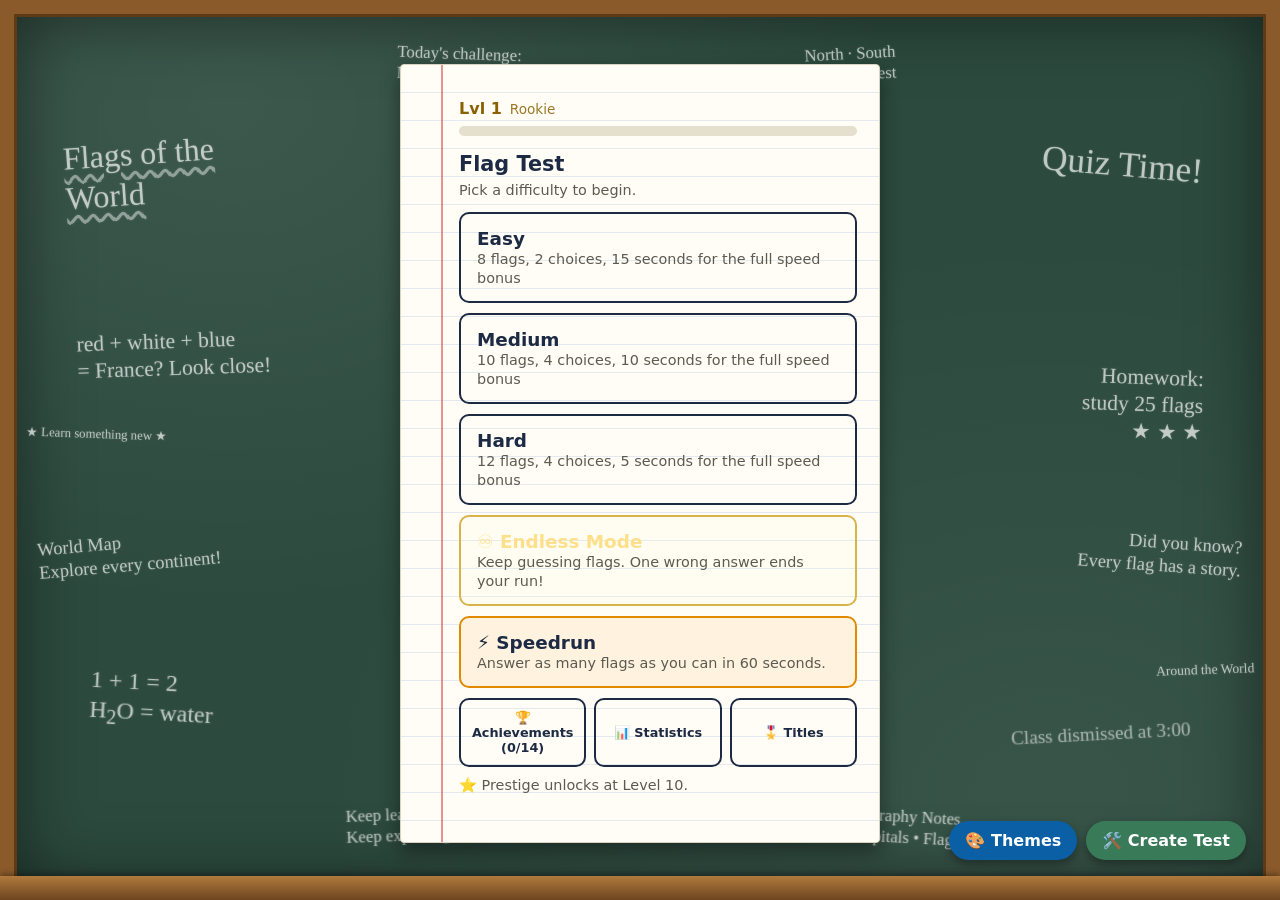
<file: Project/index.html>
<!DOCTYPE html>
<html lang="en">
<head>
<meta charset="utf-8">
<meta name="viewport" content="width=device-width, initial-scale=1, viewport-fit=cover">
<title>Guess the Flag</title>
<link rel="stylesheet" href="style.css">
</head>
<body>
<div aria-hidden="true">
  <p class="w a">Flags of the World</p>
  <p class="w b">red + white + blue<br>= France? Look close!</p>
  <p class="w c">1 + 1 = 2<br>H<sub>2</sub>O = water</p>
  <p class="w d">Quiz Time!</p>
  <p class="w e">Homework:<br>study 25 flags<br>★ ★ ★</p>
  <p class="w f">Class dismissed at 3:00</p>
  <p class="w g">World Map<br>Explore every continent!</p>
  <p class="w h">Did you know?<br>Every flag has a story.</p>
  <p class="w i">Today's challenge:<br>Name 10 flags!</p>
  <p class="w j">North · South<br>East · West</p>
  <p class="w k">Keep learning!<br>Keep exploring!</p>
  <p class="w l">Geography Notes<br>Countries • Capitals • Flags</p>
  <p class="w m">★ Learn something new ★</p>
  <p class="w n">Around the World</p>
</div>
<main id="app" aria-live="polite"></main>
<script src="script.js"></script>
</body>
</html>
</file>
<file: Project/style.css>
/* =========================================================
   FLAG QUIZ STYLES
   1. Page (chalkboard)   2. Chalk writing   3. Test paper
   4. Menu                5. Question screen  6. Answer buttons
   7. Results screen
   ========================================================= */


/* ---------- 1. Page: the chalkboard ---------- */

* {
  box-sizing: border-box;
}

html {
  scroll-padding-top: env(safe-area-inset-top, 0px);
}

:root {
  padding-top: env(safe-area-inset-top, 0px);
  padding-bottom: env(safe-area-inset-bottom, 0px);
}

body {
  margin: 0;
  min-height: 100vh;
  padding: 48px 28px 52px;
  display: grid;
  place-items: center;
  font-family: "Trebuchet MS", "Segoe UI", system-ui, sans-serif;
  background:
    radial-gradient(ellipse at 18% 12%, rgba(255, 255, 255, 0.08), transparent 45%),
    radial-gradient(ellipse at 82% 88%, rgba(255, 255, 255, 0.06), transparent 50%),
    var(--board, #2c4a3e);
}

/* Wooden frame around the board */
body::before {
  content: "";
  position: fixed;
  inset: 0;
  z-index: 0;
  pointer-events: none;
  border: 14px solid #8b5a2b;
  box-shadow:
    inset 0 0 0 3px #5e3a17,
    inset 0 0 70px rgba(0, 0, 0, 0.5);
}

/* Chalk ledge along the bottom */
body::after {
  content: "";
  position: fixed;
  left: 0;
  right: 0;
  bottom: 0;
  height: 24px;
  z-index: 0;
  pointer-events: none;
  background: linear-gradient(#b07a3d, #6e4520);
  box-shadow: 0 -2px 6px rgba(0, 0, 0, 0.35);
}


/* ---------- 2. Chalk writing on the board ---------- */

.w {
  position: fixed;
  z-index: 0;
  max-width: 220px;
  pointer-events: none;
  line-height: 1.25;
  color: rgba(255, 255, 255, 0.62);
  text-shadow: 0 0 2px rgba(255, 255, 255, 0.25);
  font-family: "Bradley Hand", "Segoe Print", "Comic Sans MS", "Chalkboard SE", cursive;
}

/* Each line has its own spot, size and tilt */
.w.a {
  top: 11%;
  left: 5%;
  font-size: 2rem;
  transform: rotate(-4deg);
  text-decoration: underline wavy rgba(255, 255, 255, 0.4);
  text-underline-offset: 6px;
}
.w.b { top: 34%;    left: 6%;   font-size: 1.35rem; transform: rotate(-2deg); }
.w.c { bottom: 16%; left: 7%;   font-size: 1.5rem;  transform: rotate(3deg); }
.w.d { top: 12%;    right: 6%;  font-size: 2.2rem;  transform: rotate(5deg); }
.w.e { top: 38%;    right: 6%;  font-size: 1.35rem; transform: rotate(2deg); text-align: right; }
.w.f { bottom: 15%; right: 7%;  font-size: 1.2rem;  transform: rotate(-3deg); opacity: 0.8; }
.w.g { top: 57%; left: 3%; font-size: 1.15rem; transform: rotate(-5deg); }
.w.h { top: 57%; right: 3%; font-size: 1.15rem; transform: rotate(4deg); text-align: right; }
.w.i { top: 3%; left: 31%; font-size: 1.05rem; transform: rotate(2deg); }
.w.j { top: 3%; right: 30%; font-size: 1.05rem; transform: rotate(-3deg); text-align: right; }
.w.k { bottom: 4%; left: 27%; font-size: 1.05rem; transform: rotate(-2deg); }
.w.l { bottom: 4%; right: 25%; font-size: 1.05rem; transform: rotate(3deg); text-align: right; }
.w.m { top: 46%; left: 2%; max-width: 150px; font-size: 0.8rem; line-height: 1.2; transform: rotate(2deg); }
.w.n { top: 72%; right: 2%; max-width: 165px; font-size: 0.85rem; line-height: 1.2; transform: rotate(-2deg); text-align: right; }

/* Hide the chalk writing on narrow screens so it doesn't sit under the paper */
@media (max-width: 999px) {
  .w { display: none; }
}


/* ---------- 3. The test paper ---------- */

main {
  position: relative;
  z-index: 1;
  width: 100%;
  max-width: 480px;
  min-height: 640px;
  padding: 34px 22px 34px 58px;       /* extra left padding leaves room for the red margin line */
  display: flex;
  flex-direction: column;
  justify-content: flex-start;
  border: 1px solid #d9d2c0;
  border-radius: 4px;
  box-shadow: 0 8px 20px rgba(0, 0, 0, 0.4);

  /* Colors used everywhere inside the paper */
  --paper: var(--theme-paper, #fffdf5);
  --ink: #1d2a44;
  --muted: #5d5a50;
  --line: #cfc8b4;
  --accent: var(--theme-accent, #0b5fa5);
  --good: #1c7c4a;
  --good-bg: #dff3e7;
  --bad: #b3362b;

  color: var(--ink);
  background-color: var(--paper);
  background-image:
    /* red margin line */
    linear-gradient(90deg, transparent 40px, rgba(210, 60, 60, 0.55) 40px, rgba(210, 60, 60, 0.55) 42px, transparent 42px),
    /* blue ruled lines */
    repeating-linear-gradient(transparent 0 27px, rgba(80, 130, 200, 0.16) 27px 28px);
}

header {
  display: flex;
  justify-content: space-between;
  align-items: baseline;
  gap: 12px;
  margin-bottom: 6px;
}

h1 {
  margin: 0;
  font-size: 1.3rem;
}

.sub {
  margin: 0 0 14px;
  font-size: 0.9rem;
  color: var(--muted);
}

button {
  font: inherit;
  color: inherit;
  cursor: pointer;
}

button:focus-visible {
  outline: 3px solid var(--ink);
  outline-offset: 2px;
}


/* ---------- 4. Menu: difficulty buttons ---------- */

.lvl {
  display: block;
  width: 100%;
  margin-bottom: 10px;
  padding: 14px 16px;
  text-align: left;
  border: 2px solid var(--ink);
  border-radius: 10px;
  background: transparent;
}

.lvl:hover {
  background: rgba(31, 111, 209, 0.1);
}

.lvl b {
  display: block;
  font-size: 1.15rem;
}

.lvl span {
  font-size: 0.9rem;
  color: var(--muted);
}


/* ---------- 5. Question screen ---------- */

/* Streak badge in the top-left corner of the paper */
.streak {
  position: absolute;
  top: -22px;
  left: 14px;
  display: inline-flex;
  align-items: center;
  gap: 6px;
  padding: 6px 18px 6px 12px;
  font-size: 1.35rem;
  font-weight: 700;
  font-variant-numeric: tabular-nums;
  border: 2px solid var(--line);
  border-radius: 999px;
  background: var(--paper);
  transition: color 0.25s, border-color 0.25s;
}

.streak svg {
  display: block;
}

/* The badge color changes with the streak (tier 3 is unused) */
.streak[data-tier="1"] { color: var(--accent); border-color: var(--accent); }   /* 1-2: blue   */
.streak[data-tier="2"] { color: #e08a00;       border-color: #e08a00; }         /* 3-6: orange */
.streak[data-tier="4"] { color: #a855f7;       border-color: #a855f7; }         /* 7-9: purple */
.streak[data-tier="5"] {                                                         /* 10: gold    */
  color: #d4a000;
  border-color: #d4a000;
  background: var(--good-bg);
}

.score {
  font-weight: 700;
  font-variant-numeric: tabular-nums;
  color: var(--accent);
}

/* Progress bar */
.bar {
  height: 6px;
  margin-bottom: 18px;
  overflow: hidden;
  border-radius: 3px;
  background: var(--line);
}

.bar i {
  display: block;
  width: 0;
  height: 100%;
  background: var(--accent);
  transition: width 0.3s;
}

/* The flag image */
.flag {
  margin: 6px 0 14px;
}

.flag img {
  display: block;
  width: min(250px, 72%);
  aspect-ratio: 3 / 2;
  margin: 0 auto;
  border: 1px solid var(--line);
  border-radius: 4px;
  background: #fff;
}

.q {
  margin: 0 0 16px;
  text-align: center;
  font-weight: 700;
}

/* "Correct!" / "Not quite" message */
.msg {
  min-height: 1.5em;
  margin: 14px 0 8px;
  text-align: center;
  font-weight: 700;
}

/* "Next flag" and "Play again" button */
.next {
  display: block;
  width: 100%;
  padding: 12px;
  border: 0;
  border-radius: 10px;
  font-weight: 700;
  color: #fff;
  background: var(--accent);
}

.next[hidden] {
  display: none;
}


/* ---------- 6. Answer buttons (2 x 2 grid) ---------- */

.opts {
  display: grid;
  grid-template-columns: 1fr 1fr;
  gap: 10px;
}

.opt {
  min-height: 68px;
  padding: 14px 16px;
  text-align: center;
  font-weight: 700;
  color: #fff;
  border: 2px solid transparent;
  border-radius: 10px;
  background: #d93a2f;                  /* red (1st button) */
}
.opt:nth-child(2) { background: #f5c400; color: #1b1b1b; }   /* yellow */
.opt:nth-child(3) { background: #1f6fd1; }                   /* blue   */
.opt:nth-child(4) { background: #1f9d55; }                   /* green  */

.opt:hover:not(:disabled) {
  filter: brightness(1.1);
}

/* After answering: fade the others, mark the right and wrong ones */
.opt:disabled {
  cursor: default;
}

.opt:disabled:not(.good):not(.bad) {
  opacity: 0.4;
}

.opt.good {
  outline: 4px solid var(--ink);
  outline-offset: 2px;
}
.opt.good::before {
  content: "\2713  ";                   /* check mark */
}

.opt.bad {
  outline: 4px dashed var(--ink);
  outline-offset: 2px;
}
.opt.bad::before {
  content: "\2715  ";                   /* cross mark */
}


/* ---------- 7. Results screen ---------- */

.final {
  text-align: center;
}

/* Score written in red pen and circled */
.final .big {
  display: inline-block;
  margin: 10px 0 14px;
  padding: 4px 26px;
  font-family: "Bradley Hand", "Segoe Print", "Comic Sans MS", cursive;
  font-size: 3rem;
  font-weight: 700;
  color: #c8281e;
  border: 3px solid #c8281e;
  border-radius: 50%;
  transform: rotate(-6deg);
}

/* Points breakdown table */
.sum {
  width: 100%;
  margin: 10px 0 14px;
  border-collapse: collapse;
  text-align: left;
}

.sum td {
  padding: 8px 4px;
  border-bottom: 1px solid var(--line);
}

.sum td:last-child {
  text-align: right;
  font-variant-numeric: tabular-nums;
}

.sum .tot td {
  font-weight: 700;
  border-top: 2px solid var(--ink);
  border-bottom: 0;
}

/* ---------- Endless mode ---------- */
.endless-choice {
  border-color: #d8b34a;
  background: rgba(255, 248, 220, 0.13);
}
.endless-choice b {
  color: #ffe08a;
}
.endless-choice:hover {
  background: rgba(255, 248, 220, 0.22);
}
.endless-note {
  margin: 12px 0;
  text-align: center;
  color: #ffe08a;
  font-weight: 700;
}


/* ---------- Compact level display ---------- */
.player-card {
  margin: 0 0 16px;
  padding: 0;
  border: 0;
  border-radius: 0;
  background: transparent;
}
.player-top {
  font-weight: 800;
  color: #8a6100;
}
.xp-track {
  height: 10px;
  margin-top: 8px;
  overflow: hidden;
  border-radius: 99px;
  background: #e5dfce;
}
.xp-track i {
  display: block;
  height: 100%;
  border-radius: inherit;
  background: linear-gradient(90deg, #e6b83f, #f4d36c);
  transition: width .3s ease;
}


/* ---------- Hints, flag facts and achievements ---------- */

.hints {
  display: flex;
  flex-wrap: wrap;
  gap: 8px;
  margin-top: 12px;
}

.hint-btn {
  flex: 1;
  padding: 8px 10px;
  font-size: 0.85rem;
  font-weight: 700;
  border: 2px dashed var(--ink);
  border-radius: 999px;
  background: transparent;
}
.hint-btn:hover:not(:disabled) { background: rgba(31, 111, 209, 0.1); }
.hint-btn:disabled { opacity: 0.45; cursor: default; }

.hint-text {
  min-height: 1.3em;
  margin: 8px 0 0;
  text-align: center;
  font-weight: 700;
  color: var(--accent);
}
.hint-text span { margin: 0 8px; }

.fact {
  margin: 8px 0;
  padding: 10px 12px;
  font-size: 0.9rem;
  border-left: 4px solid var(--accent);
  border-radius: 4px;
  background: rgba(31, 111, 209, 0.08);
}

.toast {
  margin: 6px 0;
  padding: 8px 12px;
  font-size: 0.9rem;
  text-align: center;
  border: 2px solid #d4a000;
  border-radius: 10px;
  background: #fff6d6;
}

.ach-btn {
  display: block;
  width: 100%;
  margin-bottom: 10px;
  padding: 14px 16px;
  font-weight: 700;
  text-align: left;
  border: 2px solid #d4a000;
  border-radius: 10px;
  background: #fff6d6;
}

.ach-list {
  margin: 0 0 14px;
  padding: 0;
  list-style: none;
}
.ach {
  display: flex;
  gap: 10px;
  align-items: center;
  padding: 8px 0;
  border-bottom: 1px solid var(--line);
  opacity: 0.55;
}
.ach.done { opacity: 1; }
.ach-icon { font-size: 1.4rem; }
.ach b { display: block; }
.ach span:not(.ach-icon) { font-size: 0.85rem; color: var(--muted); }

.new-ach {
  margin: 10px 0;
  padding: 8px 12px;
  text-align: left;
  border: 2px solid #d4a000;
  border-radius: 10px;
  background: #fff6d6;
}
.new-ach ul { margin: 6px 0 0; padding-left: 18px; }


/* ---------- Themes, level-up animation and prestige ---------- */

.ach-btn.alt { border-color: var(--accent); background: rgba(31, 111, 209, 0.08); }
.ach-btn.prestige-btn { border-color: #a855f7; background: #f3e8ff; }

.prestige-badge {
  display: inline-block;
  margin-left: 8px;
  padding: 1px 9px;
  font-size: 0.8rem;
  font-weight: 700;
  color: #fff;
  border-radius: 999px;
  background: #b8733a;
}
.prestige-badge[data-tier="2"] { background: #8a97a6; }
.prestige-badge[data-tier="3"] { background: #d4a000; }
.prestige-badge[data-tier="4"] { background: #a855f7; box-shadow: 0 0 8px #a855f7; }

.prestige-next { margin: 0 0 14px; text-align: center; }

.theme-grid { display: grid; grid-template-columns: 1fr 1fr; gap: 10px; margin-bottom: 14px; }
.theme-card {
  padding: 8px;
  text-align: center;
  border: 2px solid var(--line);
  border-radius: 10px;
  background: transparent;
}
.theme-card.selected { border-color: var(--accent); box-shadow: 0 0 0 2px var(--accent); }
.theme-card:disabled { opacity: 0.5; cursor: default; }
.theme-card b { display: block; font-size: 0.9rem; }
.theme-card > span:last-child { font-size: 0.75rem; color: var(--muted); }
.swatch { display: block; position: relative; height: 46px; margin-bottom: 6px; border-radius: 6px; }
.swatch i { position: absolute; inset: 8px 30%; border-radius: 3px; }

/* Level-up / prestige celebration */
.levelup {
  position: fixed;
  inset: 0;
  z-index: 100;
  display: grid;
  place-items: center;
  cursor: pointer;
  background: rgba(0, 0, 0, 0.55);
  animation: fade-in 0.25s ease-out;
}
.levelup-card {
  position: relative;
  padding: 0 24px;
  text-align: center;
  color: #fff;
  animation: pop-in 0.6s cubic-bezier(0.2, 1.4, 0.4, 1);
}
.levelup-ring {
  display: grid;
  place-items: center;
  width: 150px;
  height: 150px;
  margin: 0 auto 12px;
  font-size: 4rem;
  font-weight: 700;
  color: #4a3000;
  border-radius: 50%;
  background: radial-gradient(circle, #ffe27a, #e6a800);
  animation: ring-glow 1.2s ease-in-out infinite alternate;
}
.levelup-card h2 { margin: 0 0 6px; font-size: 2rem; letter-spacing: 0.08em; text-shadow: 0 2px 8px rgba(0, 0, 0, 0.6); }
.levelup-card p { margin: 4px 0; font-weight: 700; }
.sparks i {
  position: absolute;
  left: 50%;
  top: 75px;
  width: 10px;
  height: 10px;
  margin: -5px;
  border-radius: 50%;
  background: #ffd34d;
  transform: rotate(var(--angle)) translateY(0);
  animation: spark 1.1s ease-out forwards;
}
@keyframes spark { to { transform: rotate(var(--angle)) translateY(-150px); opacity: 0; } }
@keyframes pop-in { from { transform: scale(0.2); opacity: 0; } to { transform: scale(1); opacity: 1; } }
@keyframes fade-in { from { opacity: 0; } to { opacity: 1; } }
@keyframes ring-glow {
  from { box-shadow: 0 0 20px rgba(255, 210, 70, 0.6); }
  to   { box-shadow: 0 0 60px rgba(255, 230, 120, 1); }
}
@media (prefers-reduced-motion: reduce) {
  .levelup * { animation: none !important; }
}


/* ---------- Speedrun, transitions, statistics and titles ---------- */

/* Smooth transition between screens and questions */
main.enter > * { animation: screen-in 0.25s ease-out backwards; }
@keyframes screen-in { from { opacity: 0; transform: translateY(10px); } }
.opt { transition: filter 0.15s, opacity 0.25s; }
@media (prefers-reduced-motion: reduce) { main.enter > * { animation: none; } }

/* Themes button: floats in the bottom corner, no border */
.corner-actions {
  position: fixed;
  right: 34px;
  bottom: 40px;
  z-index: 5;
  display: flex;
  gap: 9px;
}
.themes-corner,
.custom-corner {
  padding: 10px 16px;
  font-weight: 700;
  color: #fff;
  border: none;
  border-radius: 999px;
  background: var(--accent);
  box-shadow: 0 4px 10px rgba(0, 0, 0, 0.35);
}
.custom-corner { background: #397b58; }
@media (max-width: 520px) {
  .corner-actions { right: 18px; bottom: 32px; gap: 6px; }
  .themes-corner, .custom-corner { padding: 9px 12px; font-size: 0.85rem; }
}

.speedrun-choice { border-color: #e08a00; background: #fff3e0; }

.menu-row { display: flex; gap: 8px; margin-bottom: 10px; }
.mini {
  flex: 1;
  padding: 10px 6px;
  font-size: 0.8rem;
  font-weight: 700;
  border: 2px solid var(--ink);
  border-radius: 10px;
  background: transparent;
}
.mini:hover { background: rgba(31, 111, 209, 0.1); }

.hints[hidden] { display: none; }

/* Speedrun countdown */
.timer {
  position: relative;
  height: 22px;
  margin-bottom: 18px;
  overflow: hidden;
  border-radius: 11px;
  background: var(--line);
}
.timer i {
  display: block;
  height: 100%;
  background: linear-gradient(90deg, #e08a00, #f4b400);
  transition: width 0.1s linear;
}
.timer span {
  position: absolute;
  inset: 0;
  display: grid;
  place-items: center;
  font-size: 0.85rem;
  font-weight: 700;
}

.record { margin: 8px 0; text-align: center; font-weight: 700; color: #b07a00; }
.stat-title { margin: 14px 0 0; font-size: 1rem; }

.player-title { margin-left: 8px; font-size: 0.85rem; font-weight: 400; opacity: 0.85; }

.title-list { display: grid; gap: 6px; margin-bottom: 12px; }
.title-row {
  display: flex;
  justify-content: space-between;
  align-items: center;
  width: 100%;
  padding: 8px 12px;
  border: 2px solid var(--line);
  border-radius: 10px;
  background: transparent;
}
.title-row span { font-size: 0.8rem; color: var(--muted); }
.title-row.selected { border-color: var(--accent); box-shadow: 0 0 0 2px var(--accent); }
.title-row:disabled { opacity: 0.5; cursor: default; }

.custom-title { display: block; margin-bottom: 8px; font-size: 0.9rem; font-weight: 700; }
.custom-title input {
  display: block;
  width: 100%;
  margin-top: 4px;
  padding: 8px 10px;
  font: inherit;
  border: 2px solid var(--line);
  border-radius: 8px;
  background: #fff;
}


/* ---------- Streak record and scrolling lists ---------- */
.streak small { margin-left: 4px; font-size: 0.65rem; font-weight: 400; opacity: 0.85; }

/* Long lists scroll inside the paper so the paper never grows taller than the screen */
.scroll-area {
  max-height: max(180px, min(420px, calc(100vh - 340px)));
  overflow-y: auto;
  padding-right: 6px;
}


/* Film, logo and custom test screens */
.special-clue {
  margin: 24px auto;
  min-height: 150px;
  display: grid;
  place-items: center;
  text-align: center;
  font-size: clamp(2.5rem, 9vw, 5rem);
  font-weight: 900;
  letter-spacing: 2px;
  background: var(--paper);
  color: var(--ink, #222);
  border-radius: 14px;
  padding: 24px;
  box-shadow: 0 5px 0 rgba(0,0,0,.15);
}
.custom-flags {
  max-height: 340px;
  overflow-y: auto;
  display: grid;
  grid-template-columns: repeat(auto-fit, minmax(145px, 1fr));
  gap: 8px;
  margin: 16px 0;
  padding: 12px;
  background: rgba(255,255,255,.08);
  border-radius: 12px;
}
.custom-flags label {
  display: flex;
  align-items: center;
  gap: 7px;
  padding: 7px;
  border-radius: 7px;
  background: rgba(255,255,255,.08);
}
.custom-flags input { accent-color: var(--accent); }
.custom-flag { width: min(70%, 260px); height: auto; border-radius: 6px; }


/* Extra controls for the custom quiz builder */
main:has(.builder-pick-row) {
  min-height: 0;
  max-height: calc(100vh - 100px);
  overflow-y: auto;
  overflow-x: hidden;
  scrollbar-gutter: stable;
}
.builder-label { display:block; min-width:0; margin:12px 0; text-align:left; font-weight:700; }
.builder-input { display:block; width:100%; min-width:0; box-sizing:border-box; margin-top:6px; padding:10px 12px; border:1px solid var(--line, #aaa); border-radius:9px; background:var(--paper, #fff); color:var(--ink, #222); font:inherit; }
.builder-settings { display:grid; grid-template-columns:repeat(auto-fit,minmax(min(130px, 100%),1fr)); gap:8px; }
.builder-pick-row,.builder-tools { display:flex; flex-wrap:wrap; align-items:center; justify-content:space-between; gap:8px; margin-top:14px; }
.builder-pick-row span { font-size:.82rem; color:var(--muted,#666); }
.builder-tools { justify-content:flex-start; margin:8px 0; }
.custom-flags { min-width:0; max-height:max(180px, min(420px, calc(100vh - 340px))); overflow-y:auto; overflow-x:hidden; grid-template-columns:repeat(auto-fit,minmax(min(145px, 100%),1fr)); }
.custom-flags label { min-width:0; overflow-wrap:anywhere; }
.custom-flags label[hidden] { display:none; }
.custom-timer { text-align:center; font-weight:700; margin:10px 0; }
@media (max-height: 700px) {
  main:has(.builder-pick-row) { max-height: calc(100vh - 64px); }
  .custom-flags { max-height: 220px; }
}
</file>
